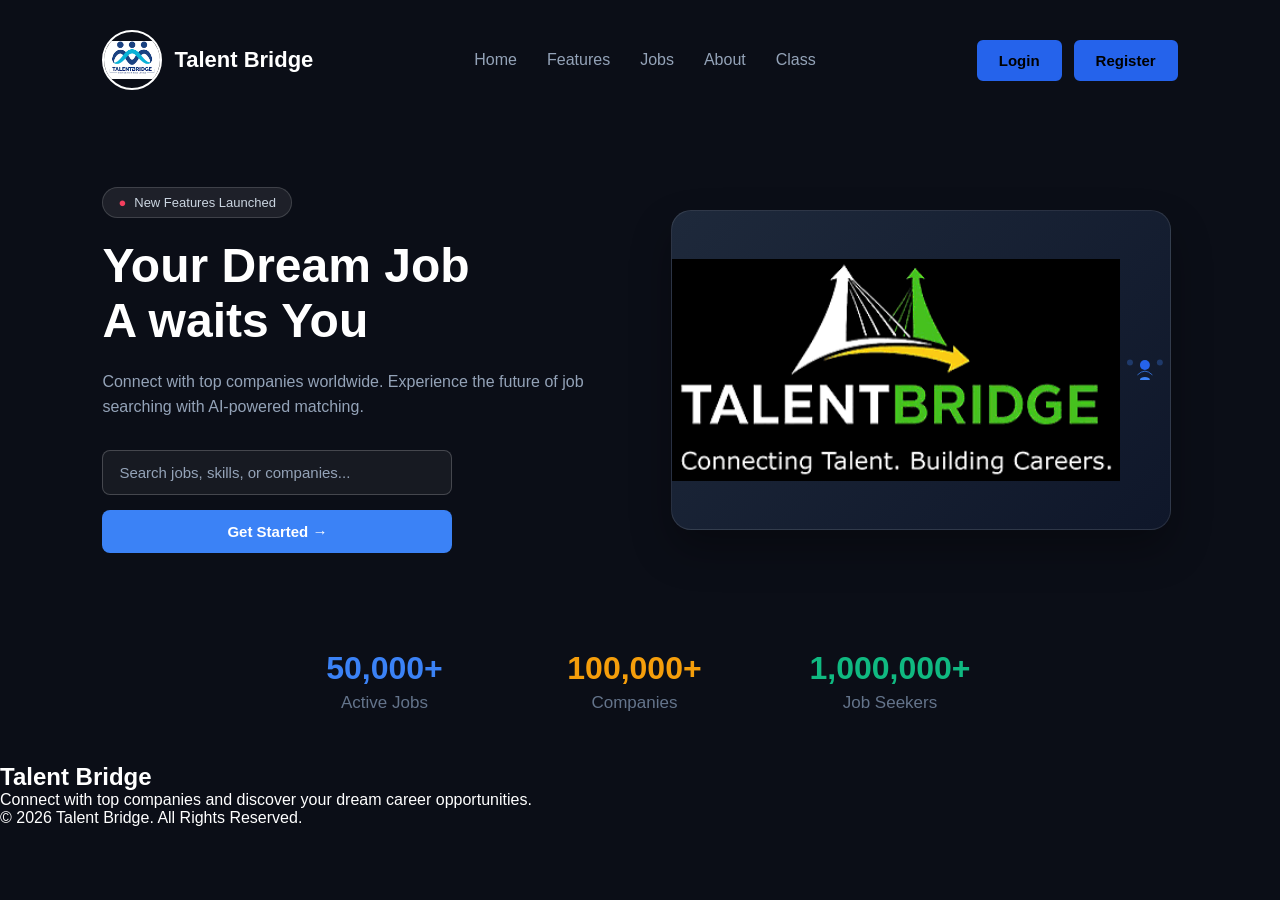
<file: index.html>
<!DOCTYPE html>
<html lang="en">

<head>
    <meta charset="UTF-8">

    <meta name="viewport" content="width=device-width, initial-scale=1.0">

    <title>Talent Bridge</title>

    <link rel="stylesheet" href="style.css">
</head>

<body>

    <!-- Header Section -->
    <header>

        <div class="logo">
            <img src="talent bridge.png"
                 alt="Talent Bridge Logo"
                 class="logo-img">

            <span>Talent Bridge</span>
        </div>

        <nav>
            <a href="index.html">Home</a>
            <a href="features.html">Features</a>
            <a href="jobs.html">Jobs</a>
            <a href="about.html">About</a>
            <a href="class.html">Class</a>
        </nav>

        <div class="auth-buttons">
            <a href="login.html" class="btn btn-login">Login</a>
            <a href="register.html" class="btn btn-register">Register</a>
        </div>

    </header>


    <!-- Hero Section -->
    <section class="hero">

        <div class="hero-left">

            <div class="badge">
                <span>●</span>
                New Features Launched
            </div>

            <h1 class="hero-title">
                Your Dream Job<br>
                A waits You
            </h1>

            <p class="hero-subtitle">
                Connect with top companies worldwide.
                Experience the future of job searching with
                AI-powered matching.
            </p>


            <!-- Search Form -->
            <div class="form-group">

                <input
                    type="text"
                    list="search-options"
                    placeholder="Search jobs, skills, or companies..."
                    class="search-input"
                >

                <datalist id="search-options">
                    <option value="Job Seeker">
                    <option value="Employer/Recruiter">
                    <option value="Frontend Developer">
                    <option value="UI/UX Designer">
                    <option value="Web Developer">
                    <option value="Software Engineer">
                </datalist>


                <a href="register.html" class="btn-cta">
                    Get Started &rarr;
                </a>

            </div>

        </div>


        <!-- Right Side Graphic -->
        <div class="hero-right">

            <div class="card-container">

                <img
                    src="logo.png"
                    alt="Card Logo"
                    class="card-logo"
                >

                <!-- Vector Illustration -->
                <svg
                    viewBox="0 0 200 120"
                    fill="none"
                    xmlns="http://www.w3.org/2000/svg"
                >

                    <circle
                        cx="40"
                        cy="30"
                        r="12"
                        fill="#3B82F6"
                        opacity="0.3"
                    />

                    <circle
                        cx="160"
                        cy="30"
                        r="12"
                        fill="#3B82F6"
                        opacity="0.3"
                    />

                    <path
                        d="M70 80 Q100 50 130 80"
                        stroke="#3B82F6"
                        stroke-width="3"
                        fill="none"
                    />

                    <circle
                        cx="100"
                        cy="40"
                        r="20"
                        fill="#2563EB"
                    />

                    <path
                        d="M80 100 C80 85, 120 85, 120 100"
                        fill="#3B82F6"
                    />

                </svg>

            </div>

        </div>

    </section>


    <!-- Stats Section -->
    <div class="stats">

        <div class="stat">
            <h2>50,000+</h2>
            <p>Active Jobs</p>
        </div>

        <div class="stat">
            <h2>100,000+</h2>
            <p>Companies</p>
        </div>

        <div class="stat">
            <h2>1,000,000+</h2>
            <p>Job Seekers</p>
        </div>

    </div>


    <script>

        function goToNextPage() {
            window.location.href = "register.html";
        }

    </script>
    <!-- Footer -->
<footer class="footer">

    <div class="footer-content">

        <div class="footer-section">
            <h2>Talent Bridge</h2>
            <p>
                Connect with top companies and discover
                your dream career opportunities.
            </p>
        </div>
    </div>

    <div class="footer-bottom">
        <p>© 2026 Talent Bridge. All Rights Reserved.</p>
    </div>

</footer>

</body>

</html>
</file>
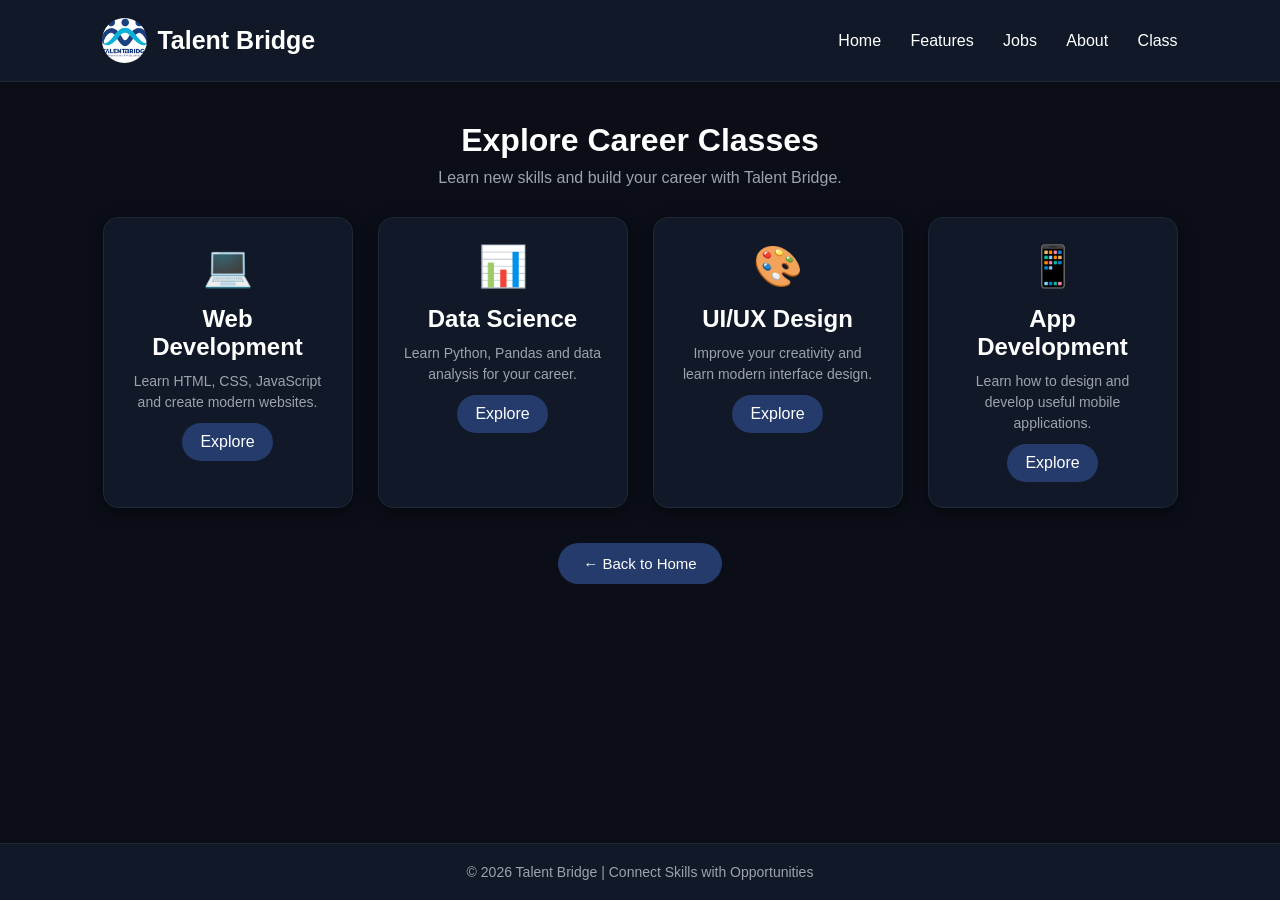
<file: class.html>
<!DOCTYPE html>
<html lang="en">
<head>
    <meta charset="UTF-8">
    <meta name="viewport" content="width=device-width, initial-scale=1.0">

    <title>Talent Bridge - Classes</title>

    <style>
        * {
            margin: 0;
            padding: 0;
            box-sizing: border-box;
            font-family: Arial, sans-serif;
        }

        /* ================= BODY ================= */

        body {
            background-color: #0b0e17;
            color: #ffffff;
            min-height: 100vh;
            display: flex;
            flex-direction: column;
        }

        /* ================= HEADER ================= */

        header {
            background: #111827;
            color: white;
            padding: 18px 8%;
            display: flex;
            justify-content: space-between;
            align-items: center;
            border-bottom: 1px solid #1f2937;
        }

        .logo {
            display: flex;
            align-items: center;
            gap: 10px;
            font-size: 25px;
            font-weight: bold;
            color: #ffffff;
        }

    
        .logo img {
        width: 45px;
        height: 45px;
        object-fit: cover;
        border-radius: 50%;
       }

        nav a {
            color: #ffffff;
            text-decoration: none;
            margin-left: 25px;
            font-size: 16px;
            transition: 0.3s;
        }

        nav a:hover {
            color: #ffd166;
        }

        /* ================= MAIN ================= */

        .container {
            width: 85%;
            margin: 40px auto;
            text-align: center;
            flex: 1;
        }

        .container h1 {
            color: #ffffff;
            margin-bottom: 10px;
        }

        .container > p {
            color: #9ca3af;
            margin-bottom: 30px;
        }

        /* ================= CARDS ================= */

        .class-box {
            display: flex;
            justify-content: center;
            flex-wrap: wrap;
            gap: 25px;
        }

        .card {
            background: #111827;
            width: 250px;
            padding: 25px;
            border-radius: 15px;
            border: 1px solid #1f2937;
            box-shadow: 0 4px 15px rgba(0, 0, 0, 0.4);
            transition: 0.3s;
        }

        .card:hover {
            transform: translateY(-8px);
            border-color: #243b6b;
            box-shadow: 0 8px 25px rgba(0, 0, 0, 0.6);
        }

        .icon {
            font-size: 40px;
            margin-bottom: 15px;
        }

        .card h2 {
            color: #ffffff;
            margin-bottom: 10px;
        }

        .card p {
            font-size: 14px;
            line-height: 1.5;
            color: #9ca3af;
        }

        .btn {
            display: inline-block;
            background: #243b6b;
            color: white;
            padding: 10px 18px;
            border-radius: 20px;
            text-decoration: none;
            margin-top: 10px;
            transition: 0.3s;
        }

        .btn:hover {
            background: #3b5ca8;
        }

        /* ================= BACK TO HOME ================= */

        .back-home {
            display: inline-block;
            margin-top: 35px;
            padding: 12px 25px;
            background: #243b6b;
            color: white;
            text-decoration: none;
            border-radius: 25px;
            font-size: 15px;
            transition: 0.3s;
        }

        .back-home:hover {
            background: #3b5ca8;
            transform: translateY(-3px);
        }

        /* ================= FOOTER ================= */

        footer {
            background: #111827;
            color: white;
            text-align: center;
            padding: 20px;
            margin-top: 50px;
            border-top: 1px solid #1f2937;
        }

        .footer-links {
            margin-bottom: 10px;
        }

        .footer-links a {
            color: #ffffff;
            text-decoration: none;
            margin: 0 12px;
            font-size: 14px;
            transition: 0.3s;
        }

        .footer-links a:hover {
            color: #ffd166;
        }

        footer p {
            color: #9ca3af;
            margin: 0;
            font-size: 14px;
        }

    </style>
</head>

<body>

    <!-- ================= HEADER ================= -->

    <header>

        <div class="logo">
            <img src="talent bridge.png"
                 alt="Talent Bridge Logo"
                 class="logo-img">

            <span>Talent Bridge</span>
        </div>

        <nav>
            <a href="index.html">Home</a>
            <a href="features.html">Features</a>
            <a href="jobs.html">Jobs</a>
            <a href="about.html">About</a>
            <a href="class.html">Class</a>
        </nav>

    </header>


    <!-- ================= CLASSES SECTION ================= -->

    <div class="container">

        <h1>Explore Career Classes</h1>

        <p>
            Learn new skills and build your career with Talent Bridge.
        </p>

        <div class="class-box">

            <!-- Web Development -->

            <div class="card">

                <div class="icon">💻</div>

                <h2>Web Development</h2>

                <p>
                    Learn HTML, CSS, JavaScript and create modern websites.
                </p>

                <a href="#" class="btn">Explore</a>

            </div>


            <!-- Data Science -->

            <div class="card">

                <div class="icon">📊</div>

                <h2>Data Science</h2>

                <p>
                    Learn Python, Pandas and data analysis for your career.
                </p>

                <a href="#" class="btn">Explore</a>

            </div>


            <!-- UI/UX Design -->

            <div class="card">

                <div class="icon">🎨</div>

                <h2>UI/UX Design</h2>

                <p>
                    Improve your creativity and learn modern interface design.
                </p>

                <a href="#" class="btn">Explore</a>

            </div>


            <!-- App Development -->

            <div class="card">

                <div class="icon">📱</div>

                <h2>App Development</h2>

                <p>
                    Learn how to design and develop useful mobile applications.
                </p>

                <a href="#" class="btn">Explore</a>

            </div>

        </div>


        <!-- ================= BACK TO HOME ================= -->

        <a href="index.html" class="back-home">
            ← Back to Home
        </a>

    </div>


    <!-- ================= FOOTER ================= -->

    <footer>

        <p>
            © 2026 Talent Bridge | Connect Skills with Opportunities
        </p>

    </footer>

</body>
</html>
</file>
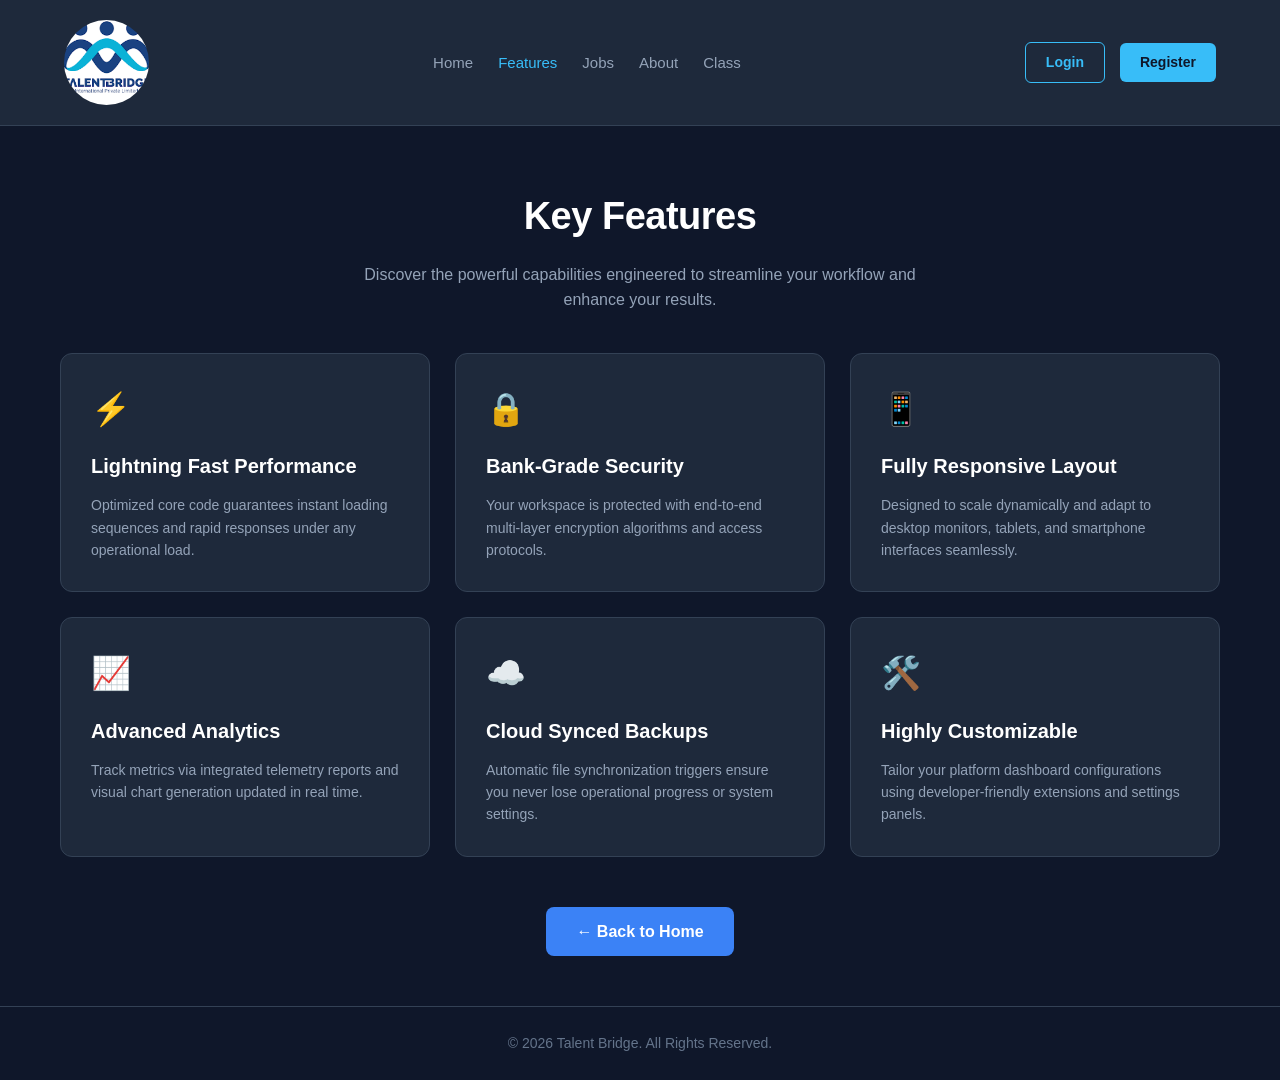
<file: features.html>
<!DOCTYPE html>
<html lang="en">
<head>
    <meta charset="UTF-8">
    <meta name="viewport" content="width=device-width, initial-scale=1.0">
    <title>Talent Bridge - Features</title>
    <link rel="stylesheet" href="features.css">
</head>
<body>

    <!-- Main Navigation Header -->
    <header class="main-navbar">
        <div class="logo">
            <img src="talent bridge.png" alt="Talent Bridge Logo" class="logo-img">
        </div>
        <nav class="nav-links">
            <a href="index.html">Home</a>
            <a href="features.html" class="active">Features</a>
            <a href="jobs.html">Jobs</a>
            <a href="about.html">About</a>
            <a href="class.html">Class</a>
        </nav>
        <div class="auth-buttons">
            <a href="login.html" class="btn btn-login">Login</a>
            <a href="register.html" class="btn btn-register">Register</a>
        </div>
    </header>

    <!-- Main Content Container -->
    <div class="container">

        <!-- Page Introduction Header -->
        <header class="page-intro">
            <h1>Key Features</h1>
            <p>Discover the powerful capabilities engineered to streamline your workflow and enhance your results.</p>
        </header>

        <!-- Features Grid System -->
        <main class="features-grid">

            <!-- Feature 1 -->
            <section class="feature-card">
                <div class="icon">⚡</div>
                <h3>Lightning Fast Performance</h3>
                <p>Optimized core code guarantees instant loading sequences and rapid responses under any operational load.</p>
            </section>

            <!-- Feature 2 -->
            <section class="feature-card">
                <div class="icon">🔒</div>
                <h3>Bank-Grade Security</h3>
                <p>Your workspace is protected with end-to-end multi-layer encryption algorithms and access protocols.</p>
            </section>

            <!-- Feature 3 -->
            <section class="feature-card">
                <div class="icon">📱</div>
                <h3>Fully Responsive Layout</h3>
                <p>Designed to scale dynamically and adapt to desktop monitors, tablets, and smartphone interfaces seamlessly.</p>
            </section>

            <!-- Feature 4 -->
            <section class="feature-card">
                <div class="icon">📈</div>
                <h3>Advanced Analytics</h3>
                <p>Track metrics via integrated telemetry reports and visual chart generation updated in real time.</p>
            </section>

            <!-- Feature 5 -->
            <section class="feature-card">
                <div class="icon">☁️</div>
                <h3>Cloud Synced Backups</h3>
                <p>Automatic file synchronization triggers ensure you never lose operational progress or system settings.</p>
            </section>

            <!-- Feature 6 -->
            <section class="feature-card">
                <div class="icon">🛠️</div>
                <h3>Highly Customizable</h3>
                <p>Tailor your platform dashboard configurations using developer-friendly extensions and settings panels.</p>
            </section>

        </main>

        <!-- Navigation Back Button -->
        <div class="back-home-container">
            <a href="index.html" class="back-home">
                ← Back to Home
            </a>
        </div>

    </div>

    <!-- Page Footer -->
    <footer>
        <p>&copy; 2026 Talent Bridge. All Rights Reserved.</p>
    </footer>

</body>
</html>
</file>
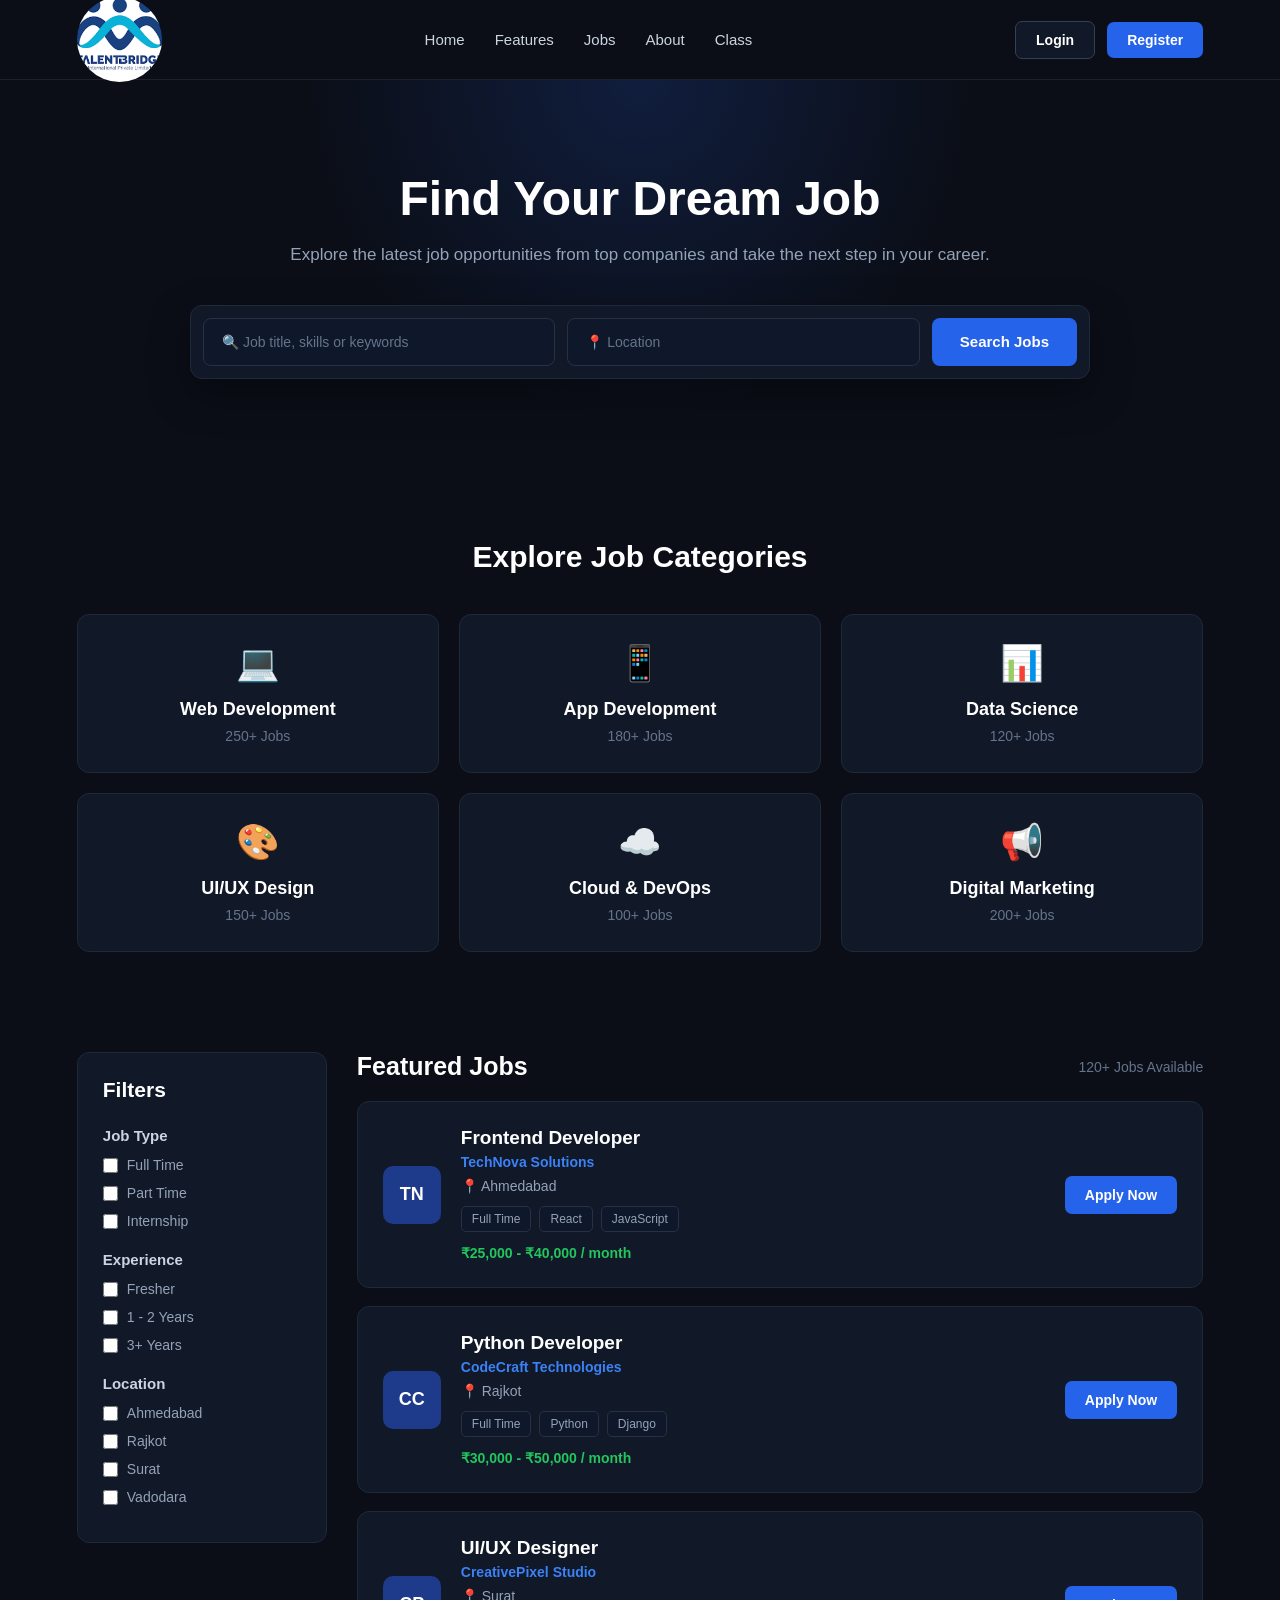
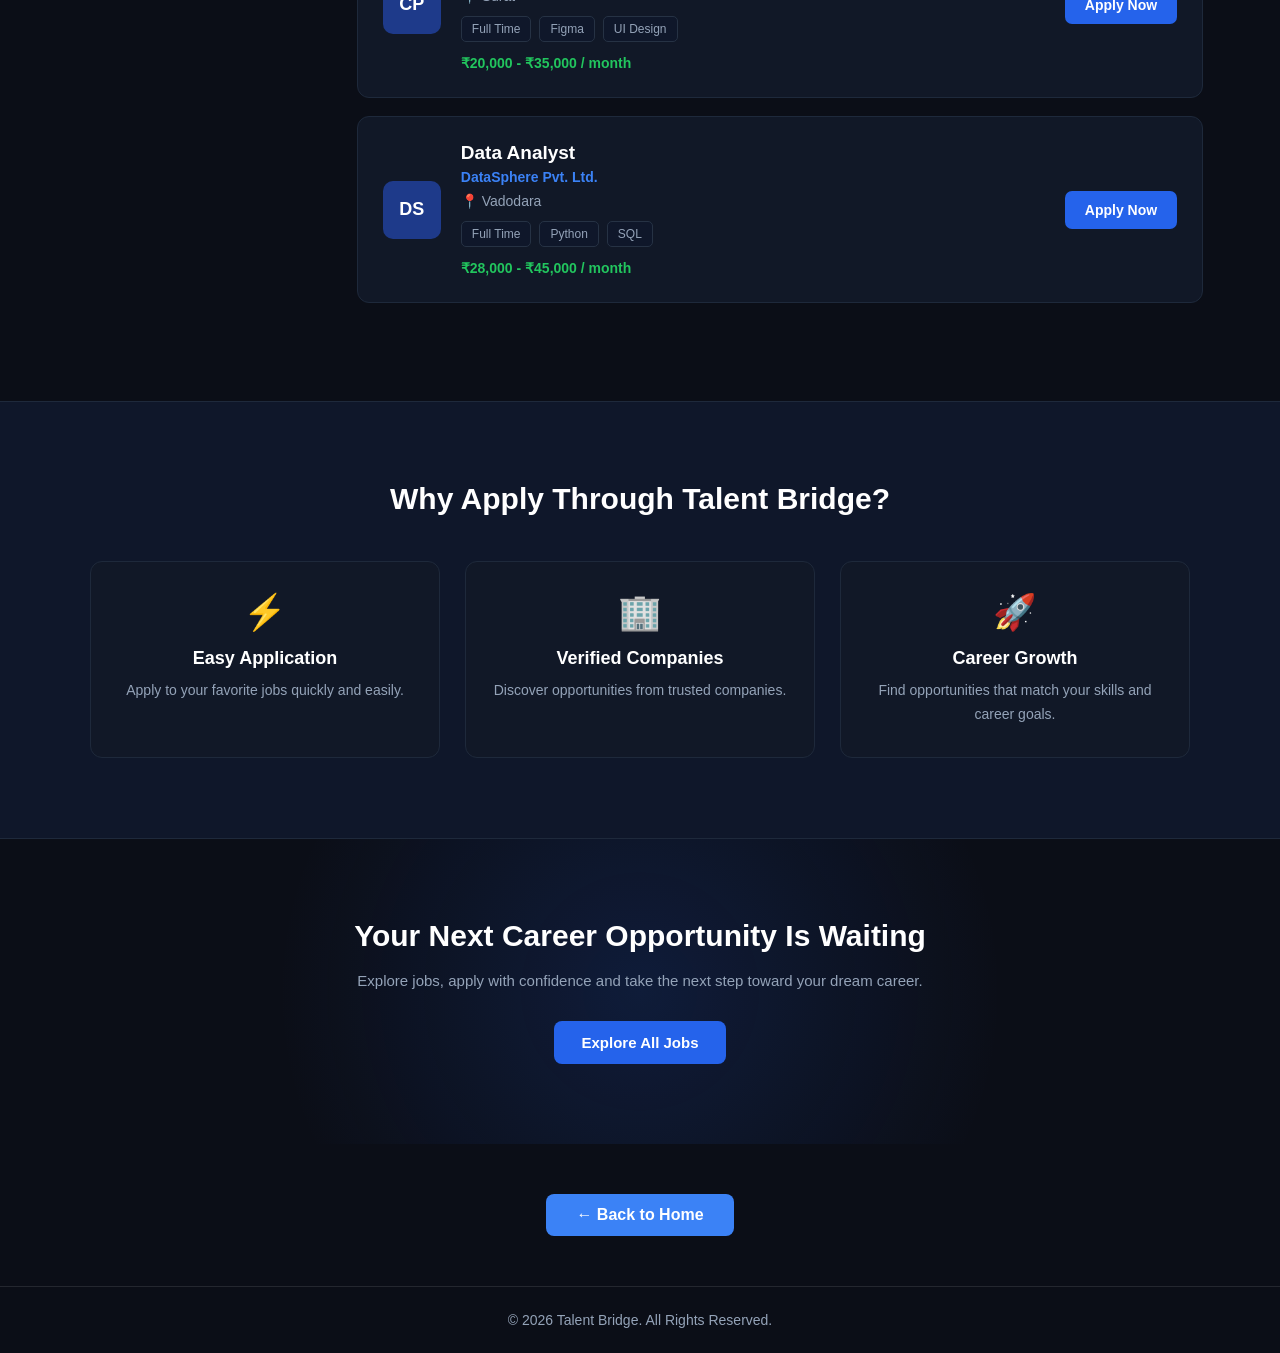
<file: jobs.html>
<!DOCTYPE html>
<html lang="en">

<head>

    <meta charset="UTF-8">

    <meta name="viewport" content="width=device-width, initial-scale=1.0">

    <title>Jobs - Talent Bridge</title>

    <link rel="stylesheet" href="job.css">

    <style>

        /* ================= BACK TO HOME ================= */

        .back-home-container {
            text-align: center;
            margin-top: 50px;
            margin-bottom: 40px;
        }

        .back-home {
            display: inline-block;
            padding: 12px 30px;
            background-color: #3b82f6;
            color: #ffffff;
            text-decoration: none;
            border-radius: 8px;
            font-weight: 600;
            transition: 0.3s ease;
        }

        .back-home:hover {
            background-color: #2563eb;
            transform: translateY(-2px);
        }


        /* ================= FOOTER ================= */

        .footer {
            width: 100%;
            margin-top: 50px;
            padding: 25px 20px;
            text-align: center;
            background-color: #0b0e17;
            border-top: 1px solid rgba(255, 255, 255, 0.1);
        }

        .footer-bottom p {
            margin: 0;
            color: #94a3b8;
            font-size: 14px;
        }

    </style>

</head>


<body>


    <!-- ================= NAVBAR ================= -->

     <!-- Header Section -->
    <header>

        <div class="logo">
            <img src="talent bridge.png"
                 alt="Talent Bridge Logo"
                 class="logo-img">

           <!-- <span>Talent Bridge</span>-->
        </div>

        <nav>
            <a href="index.html">Home</a>
            <a href="features.html">Features</a>
            <a href="jobs.html">Jobs</a>
            <a href="about.html">About</a>
            <a href="class.html">Class</a>
        </nav>

        <div class="auth-buttons">
            <a href="login.html" class="btn btn-login">Login</a>
            <a href="register.html" class="btn btn-register">Register</a>
        </div>

    </header>



    <!-- ================= JOBS HERO ================= -->

    <section class="jobs-hero">

        <h1>Find Your Dream Job</h1>

        <p>
            Explore the latest job opportunities from top companies
            and take the next step in your career.
        </p>


        <div class="search-box">

            <input
                type="text"
                id="jobSearch"
                placeholder="🔍 Job title, skills or keywords"
            >

            <input
                type="text"
                id="locationSearch"
                placeholder="📍 Location"
            >

            <button onclick="searchJobs()">
                Search Jobs
            </button>

        </div>

    </section>



    <!-- ================= JOB CATEGORIES ================= -->

    <section class="categories">

        <h2>Explore Job Categories</h2>


        <div class="category-container">


            <div class="category-card">

                <div class="category-icon">
                    💻
                </div>

                <h3>Web Development</h3>

                <p>250+ Jobs</p>

            </div>


            <div class="category-card">

                <div class="category-icon">
                    📱
                </div>

                <h3>App Development</h3>

                <p>180+ Jobs</p>

            </div>


            <div class="category-card">

                <div class="category-icon">
                    📊
                </div>

                <h3>Data Science</h3>

                <p>120+ Jobs</p>

            </div>


            <div class="category-card">

                <div class="category-icon">
                    🎨
                </div>

                <h3>UI/UX Design</h3>

                <p>150+ Jobs</p>

            </div>


            <div class="category-card">

                <div class="category-icon">
                    ☁️
                </div>

                <h3>Cloud & DevOps</h3>

                <p>100+ Jobs</p>

            </div>


            <div class="category-card">

                <div class="category-icon">
                    📢
                </div>

                <h3>Digital Marketing</h3>

                <p>200+ Jobs</p>

            </div>


        </div>

    </section>



    <!-- ================= JOBS SECTION ================= -->

    <section class="jobs-section">


        <!-- ================= FILTERS ================= -->

        <aside class="filters">

            <h2>Filters</h2>


            <h3>Job Type</h3>

            <label>
                <input type="checkbox">
                Full Time
            </label>

            <label>
                <input type="checkbox">
                Part Time
            </label>

            <label>
                <input type="checkbox">
                Internship
            </label>


            <h3>Experience</h3>

            <label>
                <input type="checkbox">
                Fresher
            </label>

            <label>
                <input type="checkbox">
                1 - 2 Years
            </label>

            <label>
                <input type="checkbox">
                3+ Years
            </label>


            <h3>Location</h3>

            <label>
                <input type="checkbox">
                Ahmedabad
            </label>

            <label>
                <input type="checkbox">
                Rajkot
            </label>

            <label>
                <input type="checkbox">
                Surat
            </label>

            <label>
                <input type="checkbox">
                Vadodara
            </label>

        </aside>



        <!-- ================= JOB LIST ================= -->

        <div class="job-list">


            <div class="job-heading">

                <h2>Featured Jobs</h2>

                <span>120+ Jobs Available</span>

            </div>



            <!-- ================= JOB 1 ================= -->

            <div class="job-card">

                <div class="company-logo">
                    TN
                </div>


                <div class="job-info">

                    <h2>Frontend Developer</h2>

                    <h4>TechNova Solutions</h4>

                    <p>📍 Ahmedabad</p>


                    <div class="job-tags">

                        <span>Full Time</span>

                        <span>React</span>

                        <span>JavaScript</span>

                    </div>


                    <strong>
                        ₹25,000 - ₹40,000 / month
                    </strong>

                </div>


                <button class="apply-btn">
                    Apply Now
                </button>

            </div>



            <!-- ================= JOB 2 ================= -->

            <div class="job-card">

                <div class="company-logo">
                    CC
                </div>


                <div class="job-info">

                    <h2>Python Developer</h2>

                    <h4>CodeCraft Technologies</h4>

                    <p>📍 Rajkot</p>


                    <div class="job-tags">

                        <span>Full Time</span>

                        <span>Python</span>

                        <span>Django</span>

                    </div>


                    <strong>
                        ₹30,000 - ₹50,000 / month
                    </strong>

                </div>


                <button class="apply-btn">
                    Apply Now
                </button>

            </div>



            <!-- ================= JOB 3 ================= -->

            <div class="job-card">

                <div class="company-logo">
                    CP
                </div>


                <div class="job-info">

                    <h2>UI/UX Designer</h2>

                    <h4>CreativePixel Studio</h4>

                    <p>📍 Surat</p>


                    <div class="job-tags">

                        <span>Full Time</span>

                        <span>Figma</span>

                        <span>UI Design</span>

                    </div>


                    <strong>
                        ₹20,000 - ₹35,000 / month
                    </strong>

                </div>


                <button class="apply-btn">
                    Apply Now
                </button>

            </div>



            <!-- ================= JOB 4 ================= -->

            <div class="job-card">

                <div class="company-logo">
                    DS
                </div>


                <div class="job-info">

                    <h2>Data Analyst</h2>

                    <h4>DataSphere Pvt. Ltd.</h4>

                    <p>📍 Vadodara</p>


                    <div class="job-tags">

                        <span>Full Time</span>

                        <span>Python</span>

                        <span>SQL</span>

                    </div>


                    <strong>
                        ₹28,000 - ₹45,000 / month
                    </strong>

                </div>


                <button class="apply-btn">
                    Apply Now
                </button>

            </div>


        </div>

    </section>



    <!-- ================= WHY TALENT BRIDGE ================= -->

    <section class="why-section">

        <h2>
            Why Apply Through Talent Bridge?
        </h2>


        <div class="why-container">


            <div class="why-card">

                <div>⚡</div>

                <h3>Easy Application</h3>

                <p>
                    Apply to your favorite jobs quickly
                    and easily.
                </p>

            </div>


            <div class="why-card">

                <div>🏢</div>

                <h3>Verified Companies</h3>

                <p>
                    Discover opportunities from trusted
                    companies.
                </p>

            </div>


            <div class="why-card">

                <div>🚀</div>

                <h3>Career Growth</h3>

                <p>
                    Find opportunities that match your
                    skills and career goals.
                </p>

            </div>


        </div>

    </section>



    <!-- ================= JOB CTA ================= -->

    <section class="job-cta">

        <h2>
            Your Next Career Opportunity Is Waiting
        </h2>

        <p>
            Explore jobs, apply with confidence and
            take the next step toward your dream career.
        </p>

        <button>
            Explore All Jobs
        </button>

    </section>



    <!-- ================= BACK TO HOME ================= -->

    <div class="back-home-container">

        <a href="index.html" class="back-home">
            ← Back to Home
        </a>

    </div>



    <!-- ================= FOOTER ================= -->

    <footer class="footer">

        <div class="footer-bottom">

            <p>
                © 2026 Talent Bridge. All Rights Reserved.
            </p>

        </div>

    </footer>



    <!-- ================= JAVASCRIPT ================= -->

    <script>

        /* ================= SEARCH JOBS ================= */

        function searchJobs() {

            let job =
                document.getElementById("jobSearch")
                .value
                .toLowerCase();


            let location =
                document.getElementById("locationSearch")
                .value
                .toLowerCase();


            let jobs =
                document.querySelectorAll(".job-card");


            jobs.forEach(function(card) {

                let jobText =
                    card.innerText.toLowerCase();


                if (
                    jobText.includes(job) &&
                    jobText.includes(location)
                ) {

                    card.style.display = "flex";

                } else {

                    card.style.display = "none";

                }

            });

        }

    </script>


</body>

</html>
</file>
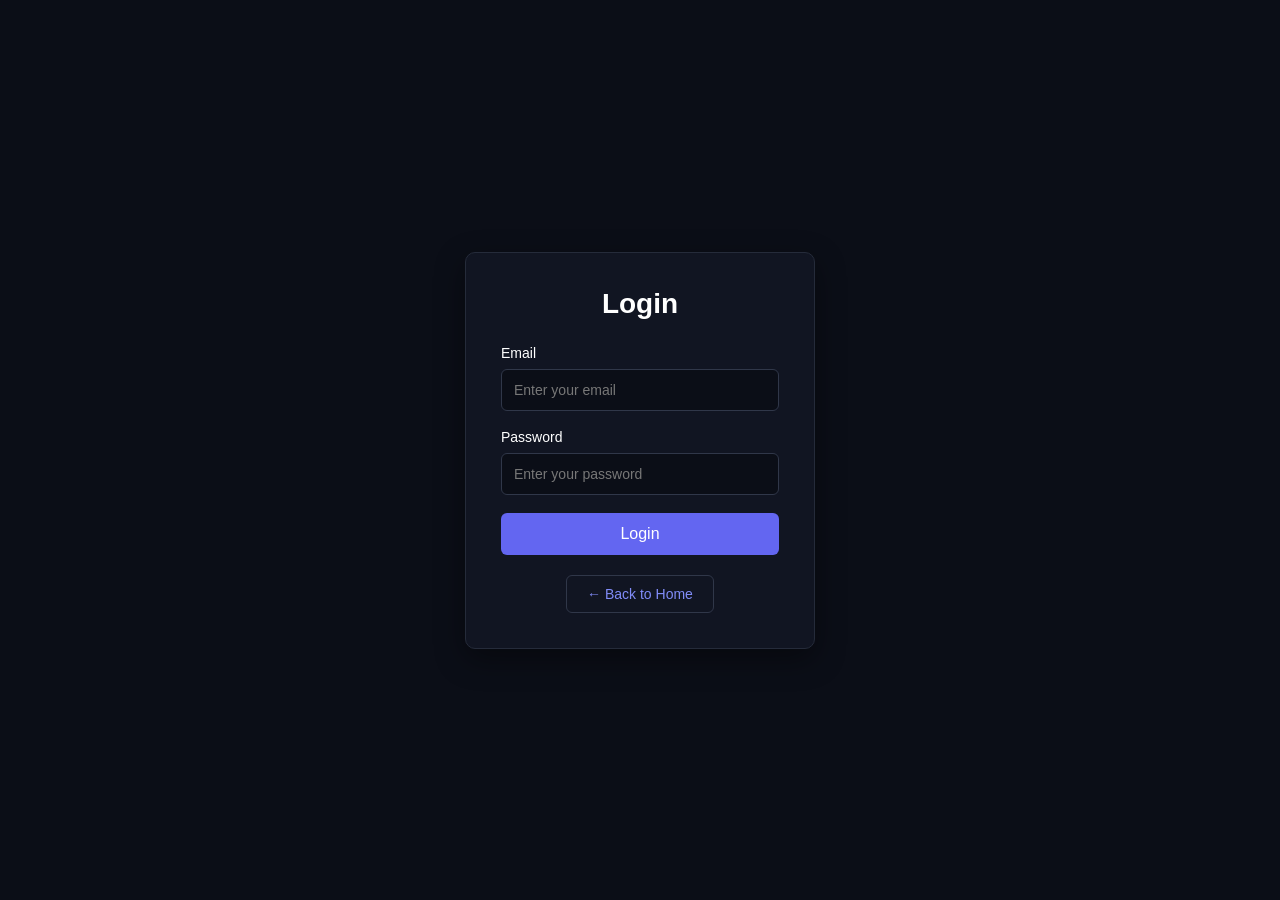
<file: login.html>
<!DOCTYPE html>
<html lang="en">
<head>
    <meta charset="UTF-8">
    <meta name="viewport" content="width=device-width, initial-scale=1.0">
    <title>Login</title>

    <link rel="stylesheet" href="login.css">
</head>

<body>

    <div class="login-box">

        <h2>Login</h2>

        <form>

            <label>Email</label>
            <input type="email" placeholder="Enter your email" required>

            <label>Password</label>
            <input type="password" placeholder="Enter your password" required>

            <button type="submit">Login</button>

           <div class="back-home-container">
            <a href="index.html" class="back-home">
                ← Back to Home
            </a>
        </div>

        </form>
    </div>

</body>
</html>
</file>
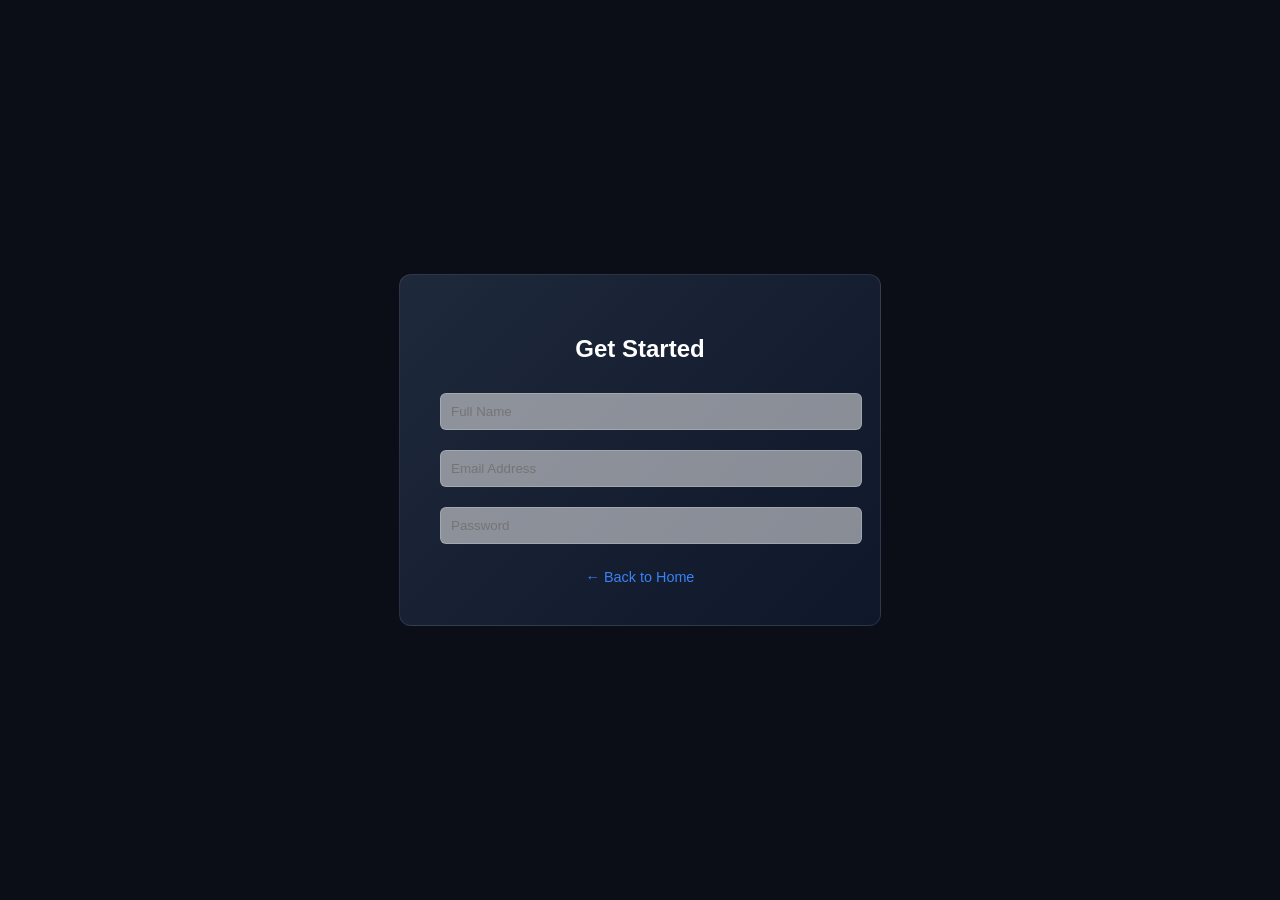
<file: register.html>
<!DOCTYPE html>
<html lang="en">
    <head>
        <meta charset="UTF-8">
        <meta name="viewport" content="width=device=width , initial-scale1.0">
        <title>Register-Talent Bridge</title>
        <style>
            body{
                background-color: #0b0e17;
                color: #ffffff;
                font-family: 'Segoe UI', Tahoma, Geneva, Verdana, sans-serif;
                display: flex;
                justify-content: center;
                align-items: center;
                height: 100vh;
                margin: 0;
            }
            .register-box{
                background: linear-gradient(135deg,#1e293b,#0f172a);
                padding: 40px;
                border-radius: 12px;
                border: 1px solid rgba(255,255,255,0.1);
                box-shadow: 0 10px 30px rgba(0,0,0,0,0.5);
                text-align: center;
                width: 100%;
                max-width: 400px;
            }
            .register-box h2{
                margin-bottom: 20px;
            }
            .register-box input{
                width: 100%;
                padding: 10px;
                margin: 10px 0;
                border-radius: 6px;
                border: 1px solid rgba(255,255,255,0.2);
                background: rgba(255,255,255,0.5);
                color: white;
            }
            .register-box button{
                width: 100%;
                padding: 12px;
                background-color: #3b82f6;
                color: white;
                border: none;
                border-radius: 6px;
                cursor: pointer;
                margin-top: 15px;
                font-weight: bold;
            }
            .register-box a{
                color: #3b82f6;
                text-decoration: none;
                display: block;
                margin-top: 15px;
                font-size: 0.9rem;
            }
        </style>
    </head>
    <body>
        <div class="register-box">
            <h2>Get Started</h2>
            <input type="text" placeholder="Full Name">
            <input type="email" placeholder="Email Address">
            <input type="password" placeholder="Password">
        <div class="back-home-container">
            <a href="index.html" class="back-home">
                ← Back to Home
            </a>
        </div>
        </div>
    </body>
</html>
</file>
<file: style.css>
* {  
    margin: 0;  
    padding: 0;  
    box-sizing: border-box;  
    font-family: 'Segoe UI', Tahoma, Geneva, Verdana, sans-serif;  
}  
  
  
/* ================= BODY ================= */  
  
body {  
    background-color: #0b0e17;  
    color: #ffffff;  
    min-height: 100vh;  
    overflow-x: hidden;  
}  
  
  
/* ================= NAVBAR ================= */  
  
header {  
    width: 100%;  
    display: flex;  
    align-items: center;  
    justify-content: space-between;  
    padding: 30px 8%;  
}  
  
.logo {  
    display: flex;  
    align-items: center;  
    gap: 12px;  
    font-size: 22px;  
    font-weight: 700;  
    color: #ffffff;  
}  
  
.logo-img {  
    width: 60px;  
    height: 60px;  
    border: 2px solid #ffffff;  
    border-radius: 50%;  
    object-fit: contain;  
}  
  
  
/* ================= NAVIGATION ================= */  
  
nav {  
    display: flex;  
    align-items: center;  
    gap: 30px;  
}  
  
nav a {  
    color: #94a3b8;  
    text-decoration: none;  
    font-size: 16px;  
    transition: 0.3s;  
}  
  
nav a:hover {  
    color: #ffffff;  
}  
  
  
/* ================= LOGIN / REGISTER ================= */  
  
.auth-buttons {  
    display: flex;  
    gap: 12px;  
}  
  
.btn {  
    text-decoration: none;  
    color: #000000;  
    background-color: #2563eb;  
    padding: 10px 20px;  
    border: 2px solid #2563eb;  
    border-radius: 6px;  
    font-size: 15px;  
    font-weight: bold;  
    transition: 0.3s;  
}  
  
.btn:hover {  
    background-color: transparent;  
    color: #2563eb;  
}  
  
  
/* ================= HERO SECTION ================= */  
  
.hero {  
    display: flex;  
    align-items: center;  
    justify-content: space-between;  
    gap: 50px;  
    padding: 60px 8%;  
    min-height: 500px;  
}  
  
.hero-left {  
    width: 50%;  
    max-width: 550px;  
}  
  
  
/* ================= BADGE ================= */  
  
.badge {  
    display: inline-flex;  
    align-items: center;  
    gap: 8px;  
    background: rgba(255, 255, 255, 0.08);  
    border: 1px solid rgba(255, 255, 255, 0.15);  
    padding: 7px 15px;  
    border-radius: 20px;  
    font-size: 13px;  
    color: #cbd5e1;  
    margin-bottom: 20px;  
}  
  
.badge span {  
    color: #f43f5e;  
}  
  
  
/* ================= HERO TITLE ================= */  
  
.hero-title {  
    color: #ffffff;  
    font-size: 48px;  
    font-weight: 800;  
    line-height: 1.15;  
    margin-bottom: 20px;  
}  
  
.hero-subtitle {  
    color: #94a3b8;  
    font-size: 16px;  
    line-height: 1.6;  
    margin-bottom: 30px;  
}  
  
  
/* ================= SEARCH FORM ================= */  
  
.form-group {  
    display: flex;  
    flex-direction: column;  
    gap: 15px;  
    max-width: 350px;  
}  
  
.search-input {  
    width: 100%;  
    padding: 13px 16px;  
    background-color: rgba(255, 255, 255, 0.05);  
    border: 1px solid rgba(255, 255, 255, 0.2);  
    border-radius: 8px;  
    color: #ffffff;  
    outline: none;  
    font-size: 15px;  
}  
  
.search-input::placeholder {  
    color: #94a3b8;  
}  
  
.search-input:focus {  
    border-color: #3b82f6;  
}  
  
  
/* ================= GET STARTED BUTTON ================= */  
  
.btn-cta {  
    width: 100%;  
    padding: 13px 16px;  
    background-color: #3b82f6;  
    color: #ffffff;  
    border: none;  
    border-radius: 8px;  
    font-size: 15px;  
    font-weight: 600;  
    text-decoration: none;  
    text-align: center;  
    cursor: pointer;  
    transition: 0.3s;  
}  
  
.btn-cta:hover {  
    background-color: #2563eb;  
}  
  
  
/* ================= RIGHT CARD ================= */  
  
.hero-right {  
    width: 50%;  
    display: flex;  
    justify-content: center;  
}  
  
.card-container {  
    width: 100%;  
    max-width: 500px;  
    height: 320px;  
  
    background: linear-gradient(  
        135deg,  
        #1e293b,  
        #0f172a  
    );  
  
    border: 1px solid rgba(255, 255, 255, 0.1);  
    border-radius: 20px;  
  
    display: flex;  
    align-items: center;  
    justify-content: center;  
  
    overflow: hidden;  
  
    box-shadow: 0 20px 40px rgba(0, 0, 0, 0.3);  
}  
  
.card-logo {  
    width: 90%;  
    height: 90%;  
    object-fit: contain;  
    border-radius: 20px;  
}  
  
  
/* ================= ILLUSTRATION ================= */  
  
.illustration {  
    text-align: center;  
}  
  
.illustration svg {  
    width: 220px;  
    height: auto;  
}  
  
  
/* ================= STATS ================= */  
  
.stats {  
    width: 100%;  
  
    display: flex;  
    flex-direction: row;  
  
    justify-content: center;  
    align-items: center;  
  
    gap: 100px;  
  
    padding: 30px 8%;  
    margin-bottom: 20px;  
}  
  
.stat {  
    text-align: center;  
    min-width: 150px;  
}  
  
.stat h2 {  
    font-size: 32px;  
    margin-bottom: 6px;  
}  
  
.stat p {  
    color: #64748b;  
    font-size: 17px;  
}  
  
  
/* ================= STATS COLORS ================= */  
  
.stat:nth-child(1) h2 {  
    color: #3b82f6;  
}  
  
.stat:nth-child(2) h2 {  
    color: #f59e0b;  
}  
  
.stat:nth-child(3) h2 {  
    color: #10b981;  
}  
  
  
/* ================= RESPONSIVE ================= */  
  
@media (max-width: 768px) {  
  
    header {  
        flex-direction: column;  
        gap: 20px;  
        text-align: center;  
    }  
  
    nav {  
        flex-wrap: wrap;  
        justify-content: center;  
        gap: 15px;  
    }  
  
    .auth-buttons {  
        justify-content: center;  
    }  
  
    .hero {  
        flex-direction: column;  
        text-align: center;  
        padding: 40px 8%;  
    }  
  
    .hero-left {  
        width: 100%;  
    }  
  
    .hero-right {  
        width: 100%;  
    }  
  
    .form-group {  
        margin: auto;  
    }  
  
    .hero-title {  
        font-size: 38px;  
    }  
  
    .stats {  
        flex-direction: column;  
        gap: 30px;  
    }  
  
}
</file>
<file: features.css>
/* ==========================================================================
   1. GLOBAL STYLES & RESET
   ========================================================================== */
* {
    margin: 0;
    padding: 0;
    box-sizing: border-box;
    font-family: 'Segoe UI', Tahoma, Geneva, Verdana, sans-serif;
}

body {
    background-color: #0f172a; /* Slate dark background canvas */
    color: #e2e8f0;            /* Soft light text color */
    line-height: 1.6;
}

.container {
    max-width: 1200px;
    margin: 0 auto;
    padding: 0 20px;
}

/* ==========================================================================
   2. MAIN NAVBAR & LOGO
   ========================================================================== */
.main-navbar {
    display: flex;
    justify-content: space-between;
    align-items: center;
    padding: 20px 5%;
    background-color: #1e293b; /* Premium surface dark blue */
    border-bottom: 1px solid #334155;
}

logo {
    display: flex;
    align-items: center;
}

.logo-img {
    width: 85px;
    height: 85px;
    border-radius: 50%;
    object-fit: cover;
    display: block;
}


.nav-links {
    display: flex;
    gap: 25px;
}

.nav-links a {
    color: #94a3b8;
    text-decoration: none;
    font-weight: 500;
    font-size: 15px;
    transition: color 0.3s ease;
}

.nav-links a:hover,
.nav-links a.active {
    color: #38bdf8; /* Smooth sky blue accent text */
}

/* Authentication Buttons */
.auth-buttons {
    display: flex;
    gap: 15px;
    align-items: center;
}

.btn {
    text-decoration: none;
    padding: 8px 20px;
    border-radius: 6px;
    font-weight: 600;
    font-size: 14px;
    transition: all 0.3s ease;
}

.btn-login {
    color: #38bdf8;
    border: 1px solid #38bdf8;
}

.btn-login:hover {
    background-color: rgba(56, 189, 248, 0.1);
}

.btn-register {
    background-color: #38bdf8;
    color: #0f172a;
}

.btn-register:hover {
    background-color: #0ea5e9;
}

/* ==========================================================================
   3. PAGE HEADER
   ========================================================================== */
.page-intro {
    text-align: center;
    margin: 60px 0 40px 0;
}

.page-intro h1 {
    font-size: 38px;
    color: #ffffff;
    margin-bottom: 15px;
    font-weight: 700;
    letter-spacing: -0.5px;
}

.page-intro p {
    font-size: 16px;
    color: #94a3b8;
    max-width: 600px;
    margin: 0 auto;
}

/* ==========================================================================
   4. FEATURES GRID & CARDS
   ========================================================================== */
.features-grid {
    display: grid;
    grid-template-columns: repeat(auto-fit, minmax(300px, 1fr));
    gap: 25px;
    margin-bottom: 40px;
}

.feature-card {
    background-color: #1e293b; /* Card solid dark color */
    border: 1px solid #334155;
    border-radius: 12px;
    padding: 30px;
    transition: transform 0.3s ease, border-color 0.3s ease, box-shadow 0.3s ease;
}

/* Elevate card slightly on hover focus */
.feature-card:hover {
    transform: translateY(-5px);
    border-color: #38bdf8;
    box-shadow: 0 10px 25px -5px rgba(0, 0, 0, 0.5);
}

.feature-card .icon {
    font-size: 32px;
    margin-bottom: 15px;
}

.feature-card h3 {
    font-size: 20px;
    color: #ffffff;
    margin-bottom: 12px;
    font-weight: 600;
}

.feature-card p {
    color: #94a3b8;
    font-size: 14px;
    line-height: 1.6;
}

/* ==========================================================================
   5. BACK TO HOME & FOOTER
   ========================================================================== */
.back-home-container {
    text-align: center;
    margin-top: 50px;
    margin-bottom: 50px;
}

.back-home {
    display: inline-block;
    padding: 12px 30px;
    background-color: #3b82f6;
    color: #ffffff;
    text-decoration: none;
    border-radius: 8px;
    font-weight: 600;
    transition: all 0.3s ease;
}

.back-home:hover {
    background-color: #2563eb;
    transform: translateY(-2px);
    box-shadow: 0 4px 12px rgba(59, 130, 246, 0.3);
}

footer {
    padding: 25px;
    text-align: center;
    border-top: 1px solid #334155;
}

footer p {
    color: #64748b;
    font-size: 14px;
}

/* ==========================================================================
   6. RESPONSIVE DESIGN (MEDIA QUERIES)
   ========================================================================== */
@media (max-width: 768px) {
    .main-navbar {
        flex-direction: column;
        gap: 15px;
        padding: 20px;
        text-align: center;
    }

    .nav-links {
        gap: 15px;
        flex-wrap: wrap;
        justify-content: center;
    }

    .auth-buttons {
        width: 100%;
        justify-content: center;
    }

    .page-intro h1 {
        font-size: 30px;
    }
}
</file>
<file: job.css>
/* =========================================================
   TALENT BRIDGE - JOBS PAGE
   FULL DARK THEME
========================================================= */


/* ================= RESET ================= */

* {
    margin: 0;
    padding: 0;
    box-sizing: border-box;
    font-family: 'Segoe UI', Tahoma, Geneva, Verdana, sans-serif;
}


/* ================= BODY ================= */

body {
    background: #0b0e17;
    color: #ffffff;
    min-height: 100vh;
    overflow-x: hidden;
}


/* ================= NAVBAR ================= */

header {
    width: 100%;
    height: 80px;
    padding: 0 6%;
    display: flex;
    align-items: center;
    justify-content: space-between;

    background: #0b0e17;
    border-bottom: 1px solid rgba(255, 255, 255, 0.08);

    position: sticky;
    top: 0;
    z-index: 1000;
}


/* ================= LOGO ================= */

.logo {
    display: flex;
    align-items: center;
}

.logo-img {
    width: 85px;
    height: 85px;
    border-radius: 50%;
    object-fit: cover;
    display: block;
}


/* ================= NAVIGATION ================= */

nav {
    display: flex;
    align-items: center;
    gap: 30px;
}

nav a {
    color: #cbd5e1;
    text-decoration: none;
    font-size: 15px;
    font-weight: 500;
    transition: 0.3s ease;
}

nav a:hover {
    color: #3b82f6;
}


/* ================= AUTH BUTTONS ================= */

.auth-buttons {
    display: flex;
    gap: 12px;
    align-items: center;
}

.btn {
    text-decoration: none;
    padding: 10px 20px;
    border-radius: 7px;
    font-size: 14px;
    font-weight: 600;
    transition: 0.3s ease;
}

.btn-login {
    color: #ffffff;
    border: 1px solid #334155;
    background: #111827;
}

.btn-login:hover {
    background: #1e293b;
}

.btn-register {
    color: #ffffff;
    background: #2563eb;
}

.btn-register:hover {
    background: #1d4ed8;
    transform: translateY(-2px);
}


/* ================= JOB HERO ================= */

.jobs-hero {
    width: 100%;
    min-height: 390px;

    display: flex;
    flex-direction: column;
    align-items: center;
    justify-content: center;

    text-align: center;

    padding: 70px 20px;

    background:
        radial-gradient(
            circle at top,
            rgba(37, 99, 235, 0.18),
            transparent 45%
        ),
        #0b0e17;
}

.jobs-hero h1 {
    font-size: 48px;
    font-weight: 700;
    margin-bottom: 15px;
    color: #ffffff;
}

.jobs-hero p {
    max-width: 700px;
    color: #94a3b8;
    font-size: 17px;
    line-height: 1.7;
    margin-bottom: 35px;
}


/* ================= SEARCH BOX ================= */

.search-box {
    width: min(900px, 95%);
    display: flex;
    gap: 12px;

    padding: 12px;

    background: #111827;
    border: 1px solid #1e293b;
    border-radius: 12px;

    box-shadow: 0 15px 40px rgba(0, 0, 0, 0.35);
}

.search-box input {
    flex: 1;

    padding: 15px 18px;

    background: #0f172a;
    color: #ffffff;

    border: 1px solid #263244;
    border-radius: 8px;

    outline: none;

    font-size: 14px;
}

.search-box input::placeholder {
    color: #64748b;
}

.search-box input:focus {
    border-color: #3b82f6;
}

.search-box button {
    padding: 0 28px;

    border: none;
    border-radius: 8px;

    background: #2563eb;
    color: #ffffff;

    font-size: 15px;
    font-weight: 600;

    cursor: pointer;

    transition: 0.3s ease;
}

.search-box button:hover {
    background: #1d4ed8;
    transform: translateY(-2px);
}


/* ================= CATEGORIES ================= */

.categories {
    padding: 70px 6%;
    background: #0b0e17;
}

.categories h2 {
    text-align: center;
    font-size: 30px;
    margin-bottom: 40px;
    color: #ffffff;
}


/* ================= CATEGORY CONTAINER ================= */

.category-container {
    display: grid;

    grid-template-columns:
        repeat(3, 1fr);

    gap: 20px;

    max-width: 1200px;
    margin: auto;
}


/* ================= CATEGORY CARD ================= */

.category-card {
    padding: 28px 20px;

    text-align: center;

    background: #111827;

    border: 1px solid #1e293b;

    border-radius: 12px;

    transition: 0.3s ease;
}

.category-card:hover {
    transform: translateY(-6px);

    border-color: #3b82f6;

    box-shadow:
        0 12px 30px rgba(37, 99, 235, 0.15);
}

.category-icon {
    font-size: 35px;
    margin-bottom: 15px;
}

.category-card h3 {
    color: #ffffff;
    font-size: 18px;
    margin-bottom: 8px;
}

.category-card p {
    color: #64748b;
    font-size: 14px;
}


/* ================= JOB SECTION ================= */

.jobs-section {
    width: 88%;
    max-width: 1250px;

    margin: 30px auto 80px;

    display: grid;
    grid-template-columns: 250px 1fr;

    gap: 30px;
}


/* ================= FILTERS ================= */

.filters {
    padding: 25px;

    background: #111827;

    border: 1px solid #1e293b;

    border-radius: 12px;

    height: fit-content;

    position: sticky;
    top: 100px;
}

.filters h2 {
    color: #ffffff;
    font-size: 21px;
    margin-bottom: 25px;
}

.filters h3 {
    color: #cbd5e1;
    font-size: 15px;

    margin-top: 22px;
    margin-bottom: 13px;
}

.filters label {
    display: flex;
    align-items: center;

    gap: 9px;

    color: #94a3b8;

    font-size: 14px;

    margin-bottom: 12px;

    cursor: pointer;
}

.filters label:hover {
    color: #ffffff;
}

.filters input[type="checkbox"] {
    accent-color: #3b82f6;

    width: 15px;
    height: 15px;

    cursor: pointer;
}


/* ================= JOB LIST ================= */

.job-list {
    width: 100%;
}


/* ================= JOB HEADING ================= */

.job-heading {
    display: flex;
    align-items: center;
    justify-content: space-between;

    margin-bottom: 20px;
}

.job-heading h2 {
    color: #ffffff;
    font-size: 25px;
}

.job-heading span {
    color: #64748b;
    font-size: 14px;
}


/* ================= JOB CARD ================= */

.job-card {
    width: 100%;

    display: flex;
    align-items: center;

    gap: 20px;

    padding: 25px;

    margin-bottom: 18px;

    background: #111827;

    border: 1px solid #1e293b;

    border-radius: 12px;

    transition: 0.3s ease;
}

.job-card:hover {
    border-color: #3b82f6;

    transform: translateY(-3px);

    box-shadow:
        0 10px 30px rgba(0, 0, 0, 0.3);
}


/* ================= COMPANY LOGO ================= */

.company-logo {
    min-width: 58px;
    height: 58px;

    display: flex;
    align-items: center;
    justify-content: center;

    border-radius: 10px;

    background: #1e3a8a;

    color: #ffffff;

    font-size: 18px;
    font-weight: 700;
}


/* ================= JOB INFO ================= */

.job-info {
    flex: 1;
}

.job-info h2 {
    color: #ffffff;

    font-size: 19px;

    margin-bottom: 5px;
}

.job-info h4 {
    color: #3b82f6;

    font-size: 14px;

    margin-bottom: 8px;
}

.job-info p {
    color: #94a3b8;

    font-size: 14px;

    margin-bottom: 12px;
}


/* ================= JOB TAGS ================= */

.job-tags {
    display: flex;

    flex-wrap: wrap;

    gap: 8px;

    margin-bottom: 12px;
}

.job-tags span {
    padding: 5px 10px;

    background: #0f172a;

    color: #94a3b8;

    border: 1px solid #263244;

    border-radius: 5px;

    font-size: 12px;
}


/* ================= SALARY ================= */

.job-info strong {
    color: #22c55e;

    font-size: 14px;
}


/* ================= APPLY BUTTON ================= */

.apply-btn {
    padding: 11px 20px;

    background: #2563eb;

    color: #ffffff;

    border: none;

    border-radius: 7px;

    font-size: 14px;

    font-weight: 600;

    cursor: pointer;

    white-space: nowrap;

    transition: 0.3s ease;
}

.apply-btn:hover {
    background: #1d4ed8;

    transform: translateY(-2px);
}


/* ================= WHY SECTION ================= */

.why-section {
    padding: 80px 6%;

    background: #0f172a;

    border-top: 1px solid #1e293b;
    border-bottom: 1px solid #1e293b;

    text-align: center;
}

.why-section h2 {
    color: #ffffff;

    font-size: 30px;

    margin-bottom: 45px;
}


/* ================= WHY CONTAINER ================= */

.why-container {
    max-width: 1100px;

    margin: auto;

    display: grid;

    grid-template-columns:
        repeat(3, 1fr);

    gap: 25px;
}


/* ================= WHY CARD ================= */

.why-card {
    padding: 30px 25px;

    background: #111827;

    border: 1px solid #1e293b;

    border-radius: 12px;

    transition: 0.3s ease;
}

.why-card:hover {
    transform: translateY(-5px);

    border-color: #3b82f6;
}

.why-card > div {
    font-size: 35px;

    margin-bottom: 15px;
}

.why-card h3 {
    color: #ffffff;

    font-size: 18px;

    margin-bottom: 10px;
}

.why-card p {
    color: #94a3b8;

    font-size: 14px;

    line-height: 1.7;
}


/* ================= JOB CTA ================= */

.job-cta {
    padding: 80px 20px;

    text-align: center;

    background:
        radial-gradient(
            circle at center,
            rgba(37, 99, 235, 0.16),
            transparent 55%
        ),
        #0b0e17;
}

.job-cta h2 {
    color: #ffffff;

    font-size: 30px;

    margin-bottom: 15px;
}

.job-cta p {
    max-width: 650px;

    margin: 0 auto 28px;

    color: #94a3b8;

    font-size: 15px;

    line-height: 1.7;
}

.job-cta button {
    padding: 13px 28px;

    background: #2563eb;

    color: #ffffff;

    border: none;

    border-radius: 8px;

    font-size: 15px;

    font-weight: 600;

    cursor: pointer;

    transition: 0.3s ease;
}

.job-cta button:hover {
    background: #1d4ed8;

    transform: translateY(-2px);
}


/* ================= BACK TO HOME ================= */

.back-home-container {
    text-align: center;

    margin-top: 50px;
    margin-bottom: 40px;
}

.back-home {
    display: inline-block;

    padding: 12px 30px;

    background-color: #2563eb;

    color: #ffffff;

    text-decoration: none;

    border-radius: 8px;

    font-weight: 600;

    transition: 0.3s ease;
}

.back-home:hover {
    background-color: #1d4ed8;

    transform: translateY(-2px);
}


/* ================= FOOTER ================= */

.footer {
    width: 100%;

    margin-top: 50px;

    padding: 25px 20px;

    text-align: center;

    background-color: #0b0e17;

    border-top: 1px solid rgba(255, 255, 255, 0.1);
}

.footer-bottom p {
    margin: 0;

    color: #94a3b8;

    font-size: 14px;
}


/* =========================================================
   RESPONSIVE DESIGN
========================================================= */


/* ================= TABLET ================= */

@media (max-width: 900px) {

    header {
        padding: 0 3%;
    }

    nav {
        gap: 15px;
    }

    .category-container {
        grid-template-columns:
            repeat(2, 1fr);
    }

    .jobs-section {
        grid-template-columns: 200px 1fr;
    }

    .why-container {
        grid-template-columns:
            repeat(2, 1fr);
    }

}


/* ================= MOBILE ================= */

@media (max-width: 700px) {

    header {
        height: auto;

        padding: 18px 5%;

        flex-direction: column;

        gap: 18px;
    }

    nav {
        flex-wrap: wrap;

        justify-content: center;

        gap: 15px;
    }

    .auth-buttons {
        justify-content: center;
    }


    /* HERO */

    .jobs-hero {
        padding: 60px 15px;
    }

    .jobs-hero h1 {
        font-size: 34px;
    }

    .jobs-hero p {
        font-size: 15px;
    }


    /* SEARCH */

    .search-box {
        flex-direction: column;

        padding: 15px;
    }

    .search-box button {
        height: 48px;
    }


    /* CATEGORIES */

    .category-container {
        grid-template-columns: 1fr;
    }


    /* JOB SECTION */

    .jobs-section {
        width: 92%;

        grid-template-columns: 1fr;
    }

    .filters {
        position: static;
    }


    /* JOB CARD */

    .job-card {
        flex-direction: column;

        align-items: flex-start;
    }

    .apply-btn {
        width: 100%;
    }


    /* WHY */

    .why-container {
        grid-template-columns: 1fr;
    }

    .why-section h2,
    .categories h2,
    .job-cta h2 {
        font-size: 25px;
    }

}
</file>
<file: login.css>
* {
    margin: 0;
    padding: 0;
    box-sizing: border-box;
}

body {
    font-family: Arial, sans-serif;
    background-color: #0b0e17;
    color: white;
    min-height: 100vh;

    display: flex;
    justify-content: center;
    align-items: center;
}

/* Login Box */
.login-box {
    width: 350px;
    padding: 35px;

    background-color: #111522;

    border: 1px solid #252b3a;
    border-radius: 10px;

    box-shadow: 0 10px 30px rgba(0, 0, 0, 0.4);
}

/* Heading */
.login-box h2 {
    text-align: center;
    margin-bottom: 25px;
    font-size: 28px;
}

/* Labels */
.login-box label {
    display: block;
    margin-bottom: 8px;
    font-size: 14px;
}

/* Input */
.login-box input {
    width: 100%;
    padding: 12px;

    margin-bottom: 18px;

    background-color: #0b0e17;
    color: white;

    border: 1px solid #303749;
    border-radius: 6px;

    outline: none;
    font-size: 14px;
}

.login-box input::placeholder {
    color: #777;
}

.login-box input:focus {
    border-color: #6366f1;
}

/* Login Button */
.login-box button {
    width: 100%;
    padding: 12px;

    background-color: #6366f1;
    color: white;

    border: none;
    border-radius: 6px;

    font-size: 16px;
    cursor: pointer;

    transition: 0.3s;
}

.login-box button:hover {
    background-color: #4f46e5;
}

/* Sign Up Text */
.login-box p {
    text-align: center;
    margin-top: 20px;

    color: #aaa;
    font-size: 14px;
}

.login-box a {
    color: #818cf8;
    text-decoration: none;
}

.login-box a:hover {
    text-decoration: underline;
}

/* Back to Home */
.back-home {
    display: block;
    width: fit-content;

    margin: 20px auto 0;

    padding: 10px 20px;

    background-color: transparent;
    color: #cbd5e1;

    border: 1px solid #303749;
    border-radius: 6px;

    text-decoration: none;
    font-size: 14px;

    transition: 0.3s;
}

.back-home:hover {
    background-color: #252b3a;
    color: white;
    border-color: #6366f1;
}
</file>
